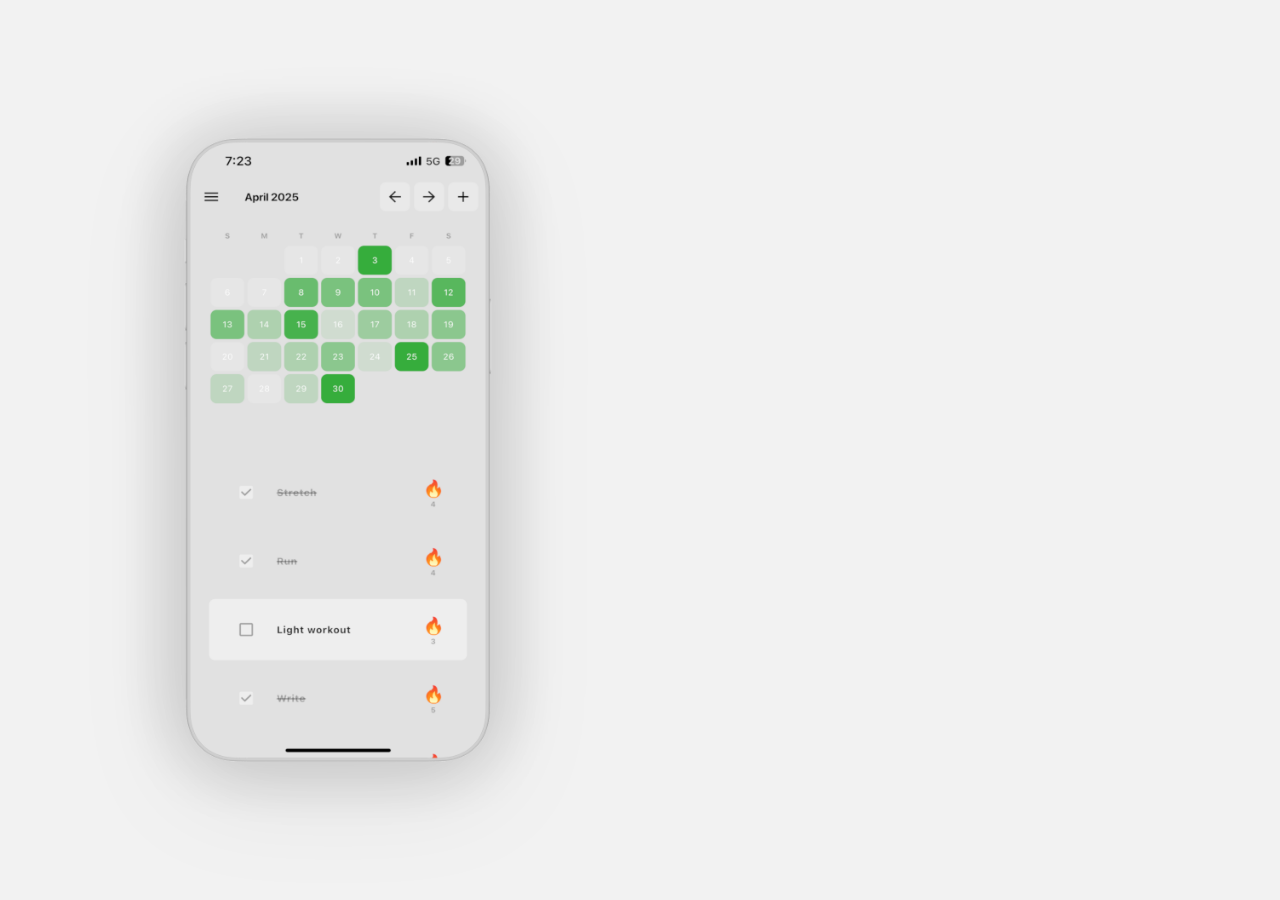
<file: public/index.html>
<!DOCTYPE html>
<html lang="en">

<head>
  <meta charset="UTF-8">
  <meta http-equiv="X-UA-Compatible" content="ie=edge">
  <meta name="author" content="Lakshay Jain">
  <meta name="viewport" content="width=device-width, initial-scale=1.0">
  <title>Find My Bus</title>

  <link rel="stylesheet" href="./css/style.css">

  <link rel="icon" type="image/png" href="/favicon.png">

  <!-- Bebas Neue + Inter -->
  <link rel="preconnect" href="https://fonts.googleapis.com">
  <link rel="preconnect" href="https://fonts.gstatic.com" crossorigin>
  <link href="https://fonts.googleapis.com/css2?family=Bebas+Neue&family=Inter:wght@300;400;500;600;700&display=swap"
    rel="stylesheet">

  <!-- Theme Color for Mobile Browser -->
  <meta name="theme-color" content="#ffffff">

  <!-- SEO Robots -->
  <meta name="robots" content="index, follow">

  <!-- Canonical URL -->
  <link rel="canonical" href="https://find-my-bus-app.web.app/">

  <!-- Primary Meta Tags -->
<meta name="title" content="Find My Bus – Bus Travel Made Easy">
<meta name="description" content="Find My Bus is your smart travel companion to track Punjab buses. Find accurate bus schedules, timings, and route details.">
<meta name="keywords"
    content="find my bus, punjab bus finder , schedule of punjab buses, track my bus, punjab buses, bus finder app, how to track buses in Punjab, find punjab buses, punjab buses timing app, punjab bus route app">

<!-- Open Graph / Facebook -->
 <meta property="og:title" content="FindMyBus - Bus Timings & Contact Info" />
<meta property="og:description" content="Plan your bus journey with ease. View bus schedules, routes, and contact information. Get updates across Punjab Roadways & city routes." />
<meta property="og:type" content="website" />
<meta property="og:url" content="https://find-my-bus-app.web.app/">
<meta property="og:image" content="https://find-my-bus-app.web.app/cover-image.jpg">

<!-- Twitter -->
<meta name="twitter:card" content="summary_large_image">
<meta name="twitter:url" content="https://find-my-bus-app.web.app/">
<meta name="twitter:title" content="Track Punjab Buses – Find My Bus App">
<meta name="twitter:description" content="Check bus schedules, route maps & depot contact info. Ideal for planning your journey." />
<meta name="twitter:image" content="https://find-my-bus-app.web.app/twitter-image.jpg">

  <!-- FAQ Schema -->
  <script type="application/ld+json">
{
  "@context": "https://schema.org",
  "@type": "FAQPage",
  "mainEntity": [
    {
      "@type": "Question",
      "name": "What is Find My Bus?",
      "acceptedAnswer": {
        "@type": "Answer",
        "text": "Find My Bus is a mobile app that helps you find buses between two locations quickly and easily. It’s designed for convenient and real-time route discovery."
      }
    },
    {
      "@type": "Question",
      "name": "How do I use Find My Bus?",
      "acceptedAnswer": {
        "@type": "Answer",
        "text": "Open the app, enter your source and destination cities, and view available bus routes instantly. You can also check crew info and recent searches."
      }
    },
    {
      "@type": "Question",
      "name": "Is Find My Bus free to use?",
      "acceptedAnswer": {
        "@type": "Answer",
        "text": "Yes, Find My Bus is completely free to download and use. There are no hidden charges for using its features."
      }
    },
    {
      "@type": "Question",
      "name": "Does Find My Bus show real-time information?",
      "acceptedAnswer": {
        "@type": "Answer",
        "text": "Currently, Find My Bus helps you discover bus routes and related info. Real-time tracking may be available in upcoming updates."
      }
    },
    {
      "@type": "Question",
      "name": "Where can I download Find My Bus?",
      "acceptedAnswer": {
        "@type": "Answer",
        "text": "You can download Find My Bus from the Google Play Store. Just search for 'Find My Bus' and tap on 'Install'."
      }
    },
    {
      "@type": "Question",
      "name": "Do you help in finding buses and provide book depot contact numbers?",
      "acceptedAnswer": {
        "@type": "Answer",
        "text": "Yes, we help you find the right bus by route, location, or city. We also provide contact numbers of book depots to assist with ticket bookings or inquiries."
      }
    },
    {
      "@type": "Question",
      "name": "Does Find My Bus require an internet connection?",
      "acceptedAnswer": {
        "@type": "Answer",
        "text": "Yes, an internet connection is required to fetch route data and updates in Find My Bus."
      }
    }
  ]
}
</script>

  <!-- Review Schema -->
  <script type="application/ld+json">
{
  "@context": "https://schema.org",
  "@type": "Product",
  "name": "Find My Bus",
  "description": "A simple and intuitive app to find buses between two locations with ease.",
  "image": "https://find-my-bus-app.web.app/assets/findmybus_screenshot.png",
  "brand": {
    "@type": "Brand",
    "name": "Find My Bus"
  },
  "aggregateRating": {
    "@type": "AggregateRating",
    "ratingValue": "4.6",
    "reviewCount": "842"
  },
  "review": [
    {
      "@type": "Review",
      "author": "Ananya Verma",
      "datePublished": "2025-07-10",
      "reviewBody": "Find My Bus is a must-have for daily commuters. Super clean UI and easy to use!",
      "reviewRating": {
        "@type": "Rating",
        "ratingValue": "5"
      }
    },
    {
      "@type": "Review",
      "author": "Rohit Sharma",
      "datePublished": "2025-07-12",
      "reviewBody": "Saved me so much time finding local routes. Love the app!",
      "reviewRating": {
        "@type": "Rating",
        "ratingValue": "4"
      }
    }
  ]
}
</script>

  <!-- Bradcrumb Schema -->

  <script type="application/ld+json">
              {
                "@context": "https://schema.org",
                "@type": "BreadcrumbList",
                "itemListElement": [
                  {
                    "@type": "ListItem",
                    "position": 1,
                    "name": "Home",
                    "item": "https://find-my-bus-app.web.app/"
                  }
                ]
              }
              </script>

</head>

<body>
  <script src="./js/script.js"></script>

  <div class="container">
    <div class="content-wrapper">
      <div class="app-showcase">
        <img src="assests/findmybus_screenshot.png" alt="Find My Bus app UI showing bus tracking and route search interface"
          class="app-demo-img">
      </div>
      <div class="content">
        <div class="logo">
          <svg viewBox="0 0 24 24" fill="none" xmlns="http://www.w3.org/2000/svg">
            <path
              d="M12 2C12 2 19 8 19 14C19 18.4183 15.4183 22 11 22C6.58172 22 3 18.4183 3 14C3 11 5 8 7 6C7 8 8 10 10 10C10 7 11 4 12 2Z"
              fill="currentColor" />
          </svg>
        </div>

        <h1>Find My Bus</h1>
        <p class="subtitle">Bus Travel Made Easy</p>

        <div class="download-buttons">
          <a href="https://apps.apple.com/app/ritualz/id6443862619" class="download-btn app-store"
            aria-label="Download on App Store">
            <svg viewBox="0 0 384 512" fill="currentColor">
              <path
                d="M318.7 268.7c-.2-36.7 16.4-64.4 50-84.8-18.8-26.9-47.2-41.7-84.7-44.6-35.5-2.8-74.3 20.7-88.5 20.7-15 0-49.4-19.7-76.4-19.7C63.3 141.2 4 184.8 4 273.5q0 39.3 14.4 81.2c12.8 36.7 59 126.7 107.2 125.2 25.2-.6 43-17.9 75.8-17.9 31.8 0 48.3 17.9 76.4 17.9 48.6-.7 90.4-82.5 102.6-119.3-65.2-30.7-61.7-90-61.7-91.9zm-56.6-164.2c27.3-32.4 24.8-61.9 24-72.5-24.1 1.4-52 16.4-67.9 34.9-17.5 19.8-27.8 44.3-25.6 71.9 26.1 2 49.9-11.4 69.5-34.3z" />
            </svg>
            <span>App Store</span>
          </a>
          <a href="https://play.google.com/store/apps/details?id=app.mitchkoko.ritualzandroid"
            class="download-btn play-store" aria-label="Get it on Google Play">
            <svg viewBox="0 0 512 512" fill="currentColor">
              <path
                d="M325.3 234.3L104.6 13l280.8 161.2-60.1 60.1zM47 0C34 6.8 25.3 19.2 25.3 35.3v441.3c0 16.1 8.7 28.5 21.7 35.3l256.6-256L47 0zm425.2 225.6l-58.9-34.1-65.7 64.5 65.7 64.5 60.1-34.1c18-14.3 18-46.5-1.2-60.8zM104.6 499l280.8-161.2-60.1-60.1L104.6 499z" />
            </svg>
            <span>Google Play</span>
          </a>
        </div>

        <p class="footer-note">Created by Lakshay Jain</p>
      </div>
    </div>
  </div>
</body>

</html>
</file>
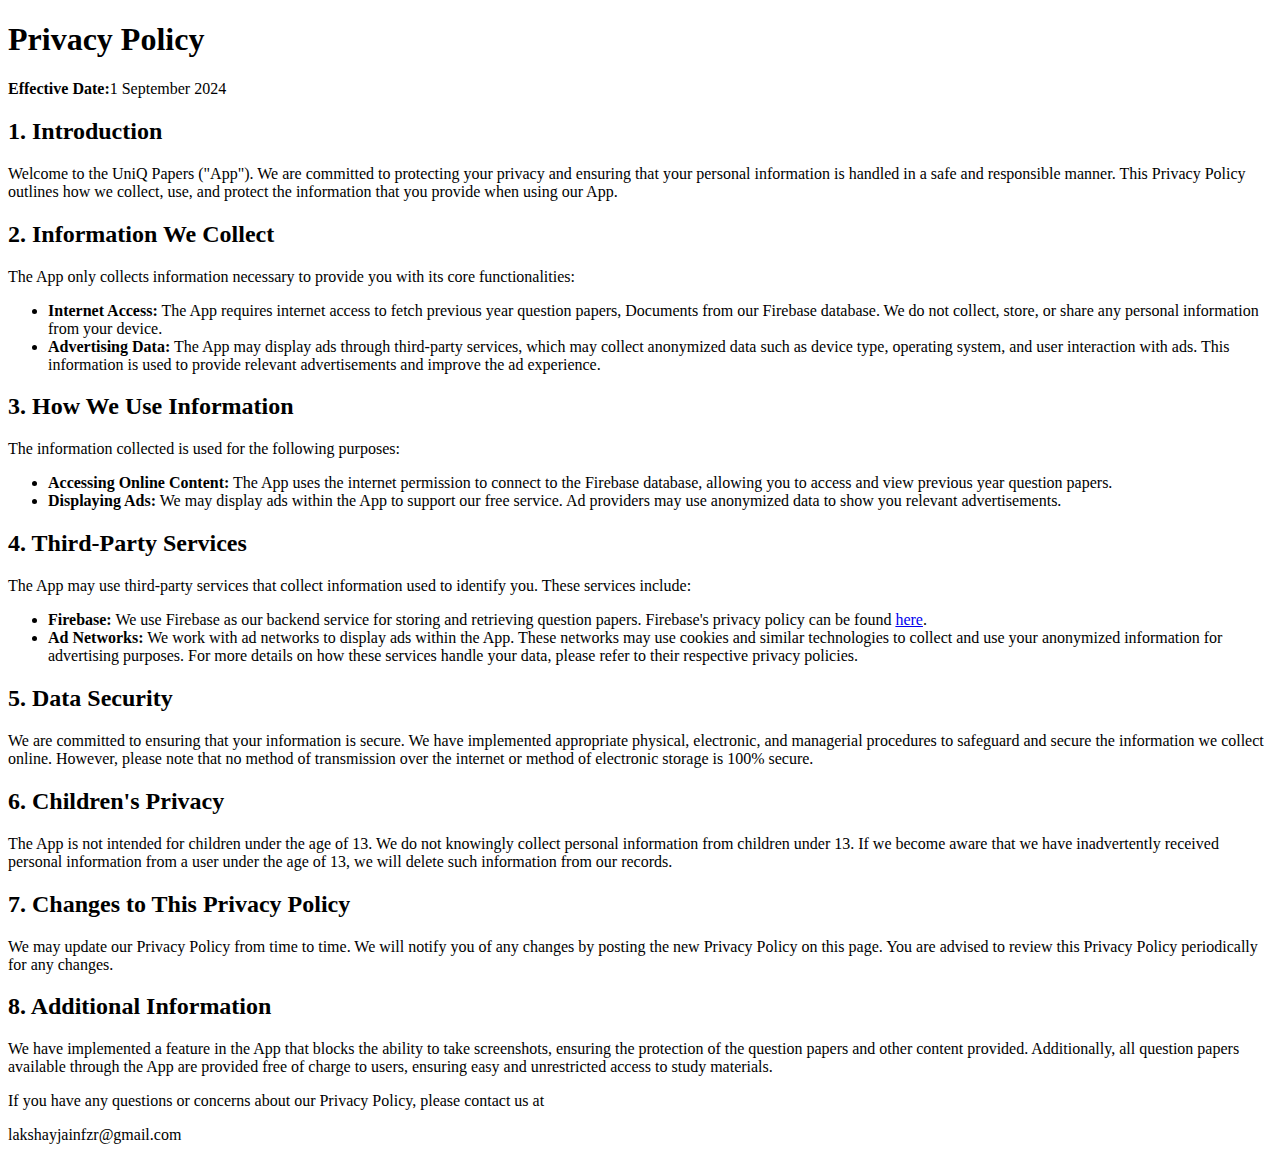
<file: public/about.html>
<!DOCTYPE html>
<html lang="en">

<head>
  <meta charset="UTF-8">
  <meta http-equiv="X-UA-Compatible" content="ie=edge">
  <meta name="author" content="Lakshay Jain">
  <meta name="viewport" content="width=device-width, initial-scale=1.0">
  <title>Find My Bus - About Page</title>

  <link rel="icon" href="./assets/icon.svg" type="image/svg+xml">
  <link rel="preconnect" href="https://fonts.googleapis.com">
  <link rel="preconnect" href="https://fonts.gstatic.com" crossorigin>
  <link href="https://fonts.googleapis.com/css2?family=ADLaM+Display&display=swap" rel="stylesheet">

  <!-- Theme Color for Mobile Browser -->
  <meta name="theme-color" content="#ffffff">

  <!-- SEO Robots -->
  <meta name="robots" content="index, follow">

  <!-- Canonical URL -->
  <link rel="canonical" href="https://find-my-bus-app.web.app/about.html">

  <!-- Primary Meta Tags -->
  <meta name="title" content="Find My Bus – Bus Travel Made Easy">
  <meta name="description"
    content="Find My Bus is your smart travel companion to track Punjab buses. Find accurate bus schedules, timings, and route details.">
  <meta name="keywords"
    content="find my bus, punjab bus finder , schedule of punjab buses, track my bus, punjab buses, bus finder app, how to track buses in Punjab, find punjab buses, punjab buses timing app, punjab bus route app">

  <!-- Open Graph / Facebook -->
  <meta property="og:title" content="FindMyBus - Bus Timings & Contact Info" />
  <meta property="og:description"
    content="Plan your bus journey with ease. View bus schedules, routes, and contact information. Get updates across Punjab Roadways & city routes." />
  <meta property="og:type" content="website" />
  <meta property="og:url" content="https://find-my-bus-app.web.app/about.html">
  <meta property="og:image" content="https://find-my-bus-app.web.app/cover-image.jpg">

  <!-- Twitter -->
  <meta name="twitter:card" content="summary_large_image">
  <meta name="twitter:url" content="https://find-my-bus-app.web.app/about.html">
  <meta name="twitter:title" content="Track Punjab Buses – Find My Bus App">
  <meta name="twitter:description"
    content="Check bus schedules, route maps & depot contact info. Ideal for planning your journey." />
  <meta name="twitter:image" content="https://find-my-bus-app.web.app/twitter-image.jpg">

  <!-- FAQ Schema -->
  <script type="application/ld+json">
{
  "@context": "https://schema.org",
  "@type": "FAQPage",
  "mainEntity": [
    {
      "@type": "Question",
      "name": "What information does Find My Bus collect?",
      "acceptedAnswer": {
        "@type": "Answer",
        "text": "Find My Bus may collect basic usage data such as source and destination selections, recent searches, and device information to improve app performance. We do not collect personal identifying information."
      }
    },
    {
      "@type": "Question",
      "name": "How is my data used?",
      "acceptedAnswer": {
        "@type": "Answer",
        "text": "The data collected is used to enhance app functionality, improve user experience, and fix bugs. We do not sell or share your data with third parties."
      }
    },
    {
      "@type": "Question",
      "name": "Does Find My Bus share my data with third parties?",
      "acceptedAnswer": {
        "@type": "Answer",
        "text": "No, your data is not sold or shared with any third-party companies or services."
      }
    },
    {
      "@type": "Question",
      "name": "Is my location data stored?",
      "acceptedAnswer": {
        "@type": "Answer",
        "text": "Find My Bus may request access to your location to provide nearby bus services, but this data is used only in real-time and not stored on our servers."
      }
    },
    {
      "@type": "Question",
      "name": "How can I contact support regarding privacy concerns?",
      "acceptedAnswer": {
        "@type": "Answer",
        "text": "You can reach us at findmybus.app@gmail.com for any questions or concerns regarding your privacy."
      }
    }
  ]
}
</script>

  <!-- Bradcrumb Schema -->
  <script type="application/ld+json">
{
  "@context": "https://schema.org",
  "@type": "BreadcrumbList",
  "itemListElement": [
    {
      "@type": "ListItem",
      "position": 1,
      "name": "Home",
      "item": "https://find-my-bus-app.web.app/"
    },
    {
      "@type": "ListItem",
      "position": 2,
      "name": "About",
      "item": "https://find-my-bus-app.web.app/about.html"
    }
  ]
}
</script>
</head>

<body>
  <h1>Privacy Policy</h1>
  <p><strong>Effective Date:</strong>1 September 2024</p>

  <h2>1. Introduction</h2>
  <p>Welcome to the UniQ Papers ("App"). We are committed to protecting your privacy and ensuring that your
    personal information is handled in a safe and responsible manner. This Privacy Policy outlines how we collect,
    use, and protect the information that you provide when using our App.</p>

  <h2>2. Information We Collect</h2>
  <p>The App only collects information necessary to provide you with its core functionalities:</p>
  <ul>
    <li><strong>Internet Access:</strong> The App requires internet access to fetch previous year question papers,
      Documents from our Firebase database. We do not collect, store, or share any personal information from your
      device.</li>
    <li><strong>Advertising Data:</strong> The App may display ads through third-party services, which may collect
      anonymized data such as device type, operating system, and user interaction with ads. This information is
      used to provide relevant advertisements and improve the ad experience.</li>
  </ul>

  <h2>3. How We Use Information</h2>
  <p>The information collected is used for the following purposes:</p>
  <ul>
    <li><strong>Accessing Online Content:</strong> The App uses the internet permission to connect to the Firebase
      database, allowing you to access and view previous year question papers.</li>
    <li><strong>Displaying Ads:</strong> We may display ads within the App to support our free service. Ad providers
      may use anonymized data to show you relevant advertisements.</li>
  </ul>

  <h2>4. Third-Party Services</h2>
  <p>The App may use third-party services that collect information used to identify you. These services include:</p>
  <ul>
    <li><strong>Firebase:</strong> We use Firebase as our backend service for storing and retrieving question
      papers. Firebase's privacy policy can be found <a href="https://firebase.google.com/support/privacy"
        target="_blank">here</a>.</li>
    <li><strong>Ad Networks:</strong> We work with ad networks to display ads within the App. These networks may use
      cookies and similar technologies to collect and use your anonymized information for advertising purposes.
      For more details on how these services handle your data, please refer to their respective privacy policies.
    </li>
  </ul>

  <h2>5. Data Security</h2>
  <p>We are committed to ensuring that your information is secure. We have implemented appropriate physical,
    electronic, and managerial procedures to safeguard and secure the information we collect online. However, please
    note that no method of transmission over the internet or method of electronic storage is 100% secure.</p>

  <h2>6. Children's Privacy</h2>
  <p>The App is not intended for children under the age of 13. We do not knowingly collect personal information from
    children under 13. If we become aware that we have inadvertently received personal information from a user under
    the age of 13, we will delete such information from our records.</p>

  <h2>7. Changes to This Privacy Policy</h2>
  <p>We may update our Privacy Policy from time to time. We will notify you of any changes by posting the new Privacy
    Policy on this page. You are advised to review this Privacy Policy periodically for any changes.</p>
  <h2>8. Additional Information</h2>
  <p>We have implemented a feature in the App that blocks the ability to take screenshots, ensuring the protection of
    the question papers and other content provided. Additionally, all question papers available through the App are
    provided free of charge to users, ensuring easy and unrestricted access to study materials.</p>

  <p>If you have any questions or concerns about our Privacy Policy, please contact us at</p>

  <p>lakshayjainfzr@gmail.com</p>
</body>

</html>
</file>
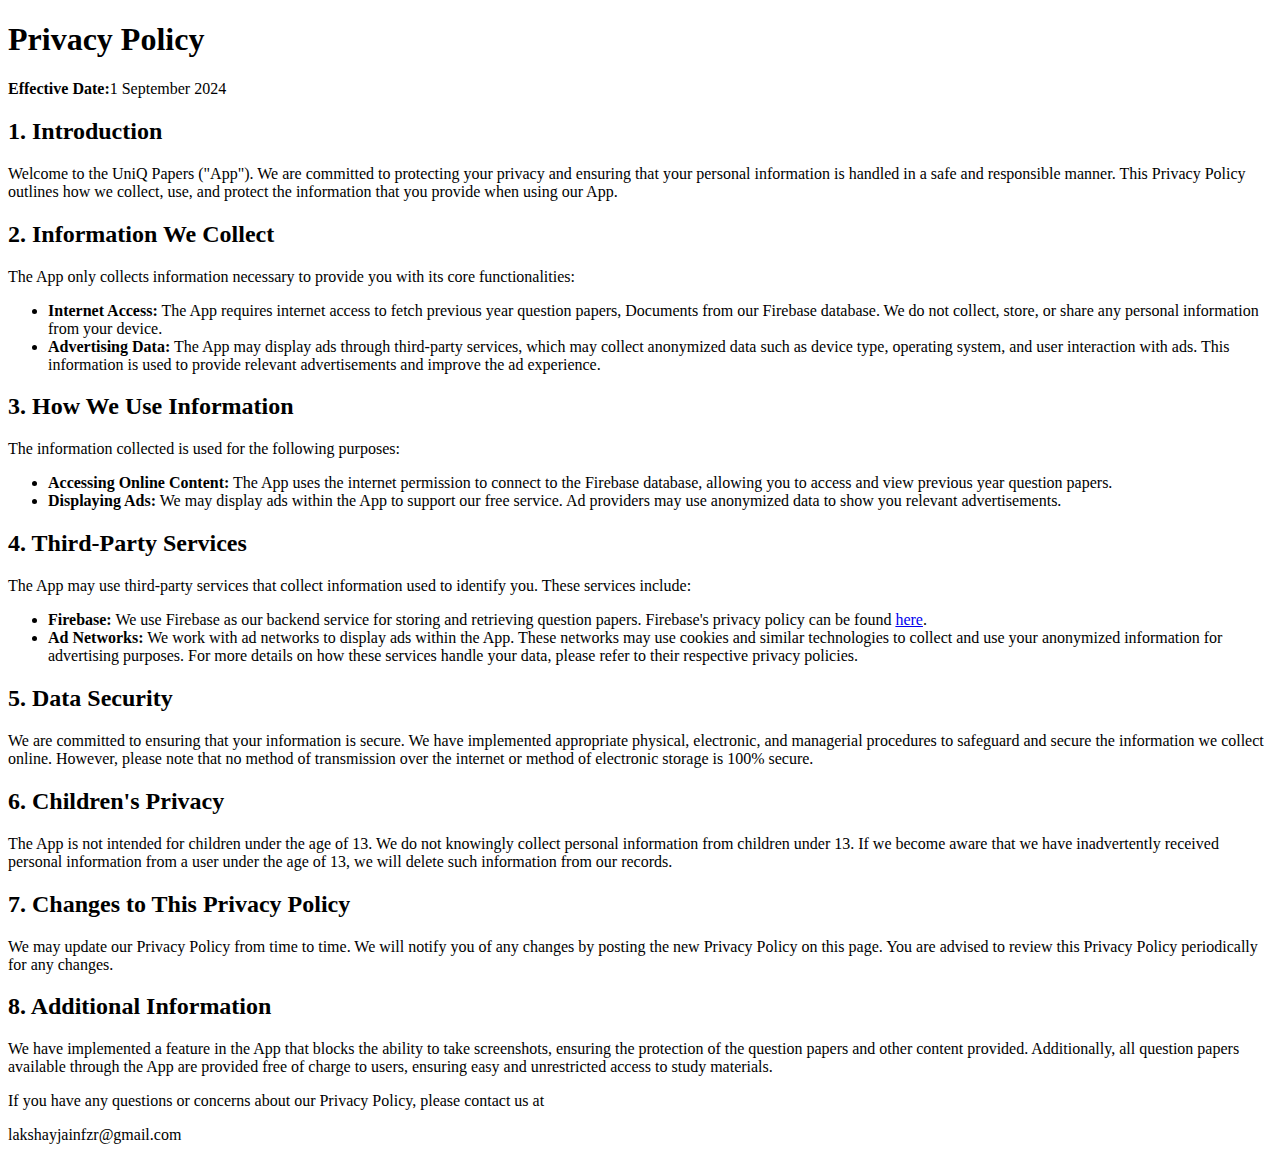
<file: public/privacy-policy.html>
<!DOCTYPE html>
<html lang="en">

<head>
  <meta charset="UTF-8">
  <meta http-equiv="X-UA-Compatible" content="ie=edge">
  <meta name="author" content="Lakshay Jain">
  <meta name="viewport" content="width=device-width, initial-scale=1.0">
  <title>Find My Bus - Privacy Policy</title>

  <link rel="icon" href="./assets/icon.svg" type="image/svg+xml">
  <link rel="preconnect" href="https://fonts.googleapis.com">
  <link rel="preconnect" href="https://fonts.gstatic.com" crossorigin>
  <link href="https://fonts.googleapis.com/css2?family=ADLaM+Display&display=swap" rel="stylesheet">

  <!-- Theme Color for Mobile Browser -->
  <meta name="theme-color" content="#ffffff">

  <!-- SEO Robots -->
  <meta name="robots" content="index, follow">

  <!-- Canonical URL -->
  <link rel="canonical" href="https://find-my-bus-app.web.app/privacy-policy.html">

  

  <!-- FAQ Schema -->
  <script type="application/ld+json">
{
  "@context": "https://schema.org",
  "@type": "FAQPage",
  "mainEntity": [
    {
      "@type": "Question",
      "name": "What information does Find My Bus collect?",
      "acceptedAnswer": {
        "@type": "Answer",
        "text": "Find My Bus may collect basic usage data such as source and destination selections, recent searches, and device information to improve app performance. We do not collect personal identifying information."
      }
    },
    {
      "@type": "Question",
      "name": "How is my data used?",
      "acceptedAnswer": {
        "@type": "Answer",
        "text": "The data collected is used to enhance app functionality, improve user experience, and fix bugs. We do not sell or share your data with third parties."
      }
    },
    {
      "@type": "Question",
      "name": "Does Find My Bus share my data with third parties?",
      "acceptedAnswer": {
        "@type": "Answer",
        "text": "No, your data is not sold or shared with any third-party companies or services."
      }
    },
    {
      "@type": "Question",
      "name": "Is my location data stored?",
      "acceptedAnswer": {
        "@type": "Answer",
        "text": "Find My Bus may request access to your location to provide nearby bus services, but this data is used only in real-time and not stored on our servers."
      }
    },
    {
      "@type": "Question",
      "name": "How can I contact support regarding privacy concerns?",
      "acceptedAnswer": {
        "@type": "Answer",
        "text": "You can reach us at findmybus.app@gmail.com for any questions or concerns regarding your privacy."
      }
    }
  ]
}
</script>

  <!-- Bradcrumb Schema -->
<script type="application/ld+json">
{
  "@context": "https://schema.org",
  "@type": "BreadcrumbList",
  "itemListElement": [
    {
      "@type": "ListItem",
      "position": 1,
      "name": "Home",
      "item": "https://find-my-bus-app.web.app/"
    },
    {
      "@type": "ListItem",
      "position": 2,
      "name": "Privacy Policy",
      "item": "https://find-my-bus-app.web.app/privacy-policy.html"
    }
  ]
}
</script>
</head>

<body>
  <h1>Privacy Policy</h1>
  <p><strong>Effective Date:</strong>1 September 2024</p>

  <h2>1. Introduction</h2>
  <p>Welcome to the UniQ Papers ("App"). We are committed to protecting your privacy and ensuring that your
    personal information is handled in a safe and responsible manner. This Privacy Policy outlines how we collect,
    use, and protect the information that you provide when using our App.</p>

  <h2>2. Information We Collect</h2>
  <p>The App only collects information necessary to provide you with its core functionalities:</p>
  <ul>
    <li><strong>Internet Access:</strong> The App requires internet access to fetch previous year question papers,
      Documents from our Firebase database. We do not collect, store, or share any personal information from your
      device.</li>
    <li><strong>Advertising Data:</strong> The App may display ads through third-party services, which may collect
      anonymized data such as device type, operating system, and user interaction with ads. This information is
      used to provide relevant advertisements and improve the ad experience.</li>
  </ul>

  <h2>3. How We Use Information</h2>
  <p>The information collected is used for the following purposes:</p>
  <ul>
    <li><strong>Accessing Online Content:</strong> The App uses the internet permission to connect to the Firebase
      database, allowing you to access and view previous year question papers.</li>
    <li><strong>Displaying Ads:</strong> We may display ads within the App to support our free service. Ad providers
      may use anonymized data to show you relevant advertisements.</li>
  </ul>

  <h2>4. Third-Party Services</h2>
  <p>The App may use third-party services that collect information used to identify you. These services include:</p>
  <ul>
    <li><strong>Firebase:</strong> We use Firebase as our backend service for storing and retrieving question
      papers. Firebase's privacy policy can be found <a href="https://firebase.google.com/support/privacy"
        target="_blank">here</a>.</li>
    <li><strong>Ad Networks:</strong> We work with ad networks to display ads within the App. These networks may use
      cookies and similar technologies to collect and use your anonymized information for advertising purposes.
      For more details on how these services handle your data, please refer to their respective privacy policies.
    </li>
  </ul>

  <h2>5. Data Security</h2>
  <p>We are committed to ensuring that your information is secure. We have implemented appropriate physical,
    electronic, and managerial procedures to safeguard and secure the information we collect online. However, please
    note that no method of transmission over the internet or method of electronic storage is 100% secure.</p>

  <h2>6. Children's Privacy</h2>
  <p>The App is not intended for children under the age of 13. We do not knowingly collect personal information from
    children under 13. If we become aware that we have inadvertently received personal information from a user under
    the age of 13, we will delete such information from our records.</p>

  <h2>7. Changes to This Privacy Policy</h2>
  <p>We may update our Privacy Policy from time to time. We will notify you of any changes by posting the new Privacy
    Policy on this page. You are advised to review this Privacy Policy periodically for any changes.</p>
  <h2>8. Additional Information</h2>
  <p>We have implemented a feature in the App that blocks the ability to take screenshots, ensuring the protection of
    the question papers and other content provided. Additionally, all question papers available through the App are
    provided free of charge to users, ensuring easy and unrestricted access to study materials.</p>

  <p>If you have any questions or concerns about our Privacy Policy, please contact us at</p>

  <p>lakshayjainfzr@gmail.com</p>
</body>

</html>
</file>
<file: public/css/style.css>
* { margin:0; padding:0; box-sizing:border-box; }

:root {
  --bg: #f2f2f2;
  --text-primary: #0a0a0a;
  --text-tertiary: #9a9a9a;
  --accent: #0a0a0a;
  --white: #ffffff;
}

body {
  font-family: 'Inter', sans-serif;
  background: var(--bg);
  color: var(--text-primary);
  overflow-x: hidden;
  position: relative;
}

.container {
  min-height: 100vh;
  display: flex;
  align-items: center;
  justify-content: center;
  padding: 2rem;
  position: relative;
  z-index: 2;
}

.content-wrapper {
  display: grid;
  grid-template-columns: 1fr 1fr;
  gap: 0.5rem;
  max-width: 1200px;
  width: 100%;
  align-items: center;
}

.app-showcase {
  display: flex;
  justify-content: center;
  align-items: center;
  position: relative;
  animation: fadeIn 0.8s ease-out 0.2s both;
}

.app-showcase::before {
  content: '';
  position: absolute;
  width: 300px; height: 300px;
  background: radial-gradient(circle, rgba(0,0,0,0.03) 0%, transparent 70%);
  border-radius: 50%;
  z-index: -1;
}

.app-demo-img {
  width: 100%;
  max-width: 460px;
  object-fit: contain;
  filter: drop-shadow(0 25px 50px rgba(0,0,0,0.08));
  animation: float 6s ease-in-out infinite;
  transition: all 0.4s cubic-bezier(0.16,1,0.3,1);
}

.app-demo-img:hover {
  transform: translateY(-5px) scale(1.02);
  filter: drop-shadow(0 30px 60px rgba(0,0,0,0.12));
}

.content { animation: fadeIn 0.8s ease-out; }

.logo {
  width: 56px; height: 56px;
  margin-bottom: 3rem;
  opacity: 0;
  animation: fadeInUp 0.6s cubic-bezier(0.16,1,0.3,1) 0.3s forwards;
}

.logo svg {
  width:100%;
  height:100%;
  transition:transform 0.3s ease;
}

.logo:hover svg {
  transform: scale(1.1);
}

@keyframes fadeIn { from {opacity:0} to {opacity:1} }

@keyframes fadeInUp {
  from { opacity:0; transform:translateY(30px) }
  to   { opacity:1; transform:translateY(0)   }
}

@keyframes float {
  0%,100% { transform: translateY(0) }
  50%     { transform: translateY(-10px) }
}

h1 {
  font-family: 'Bebas Neue', sans-serif;
  font-size: clamp(3.5rem, 6vw, 5rem);
  letter-spacing: 0.05em;
  line-height: 1;
  margin-bottom: 1rem;
  opacity: 0;
  animation: fadeInUp 0.6s cubic-bezier(0.16,1,0.3,1) 0.4s forwards;
}

.subtitle {
  font-size: clamp(1.125rem, 2vw, 1.5rem);
  letter-spacing: 0.02em;
  color: var(--text-tertiary);
  margin-bottom: 3rem;
  opacity: 0;
  animation: fadeInUp 0.6s cubic-bezier(0.16,1,0.3,1) 0.6s forwards;
}

.download-buttons {
  display: flex;
  gap: 1rem;
  margin-bottom: 4rem;
  opacity: 0;
  animation: fadeInUp 0.6s cubic-bezier(0.16,1,0.3,1) 0.7s forwards;
}

.download-btn {
  display: inline-flex;
  align-items: center;
  justify-content: center;
  padding: 18px 32px;
  border-radius: 100px;
  text-decoration: none;
  font-weight: 500;
  font-size: 0.9375rem;
  gap: 12px;
  position: relative;
  overflow: hidden;
  transition: all 0.3s cubic-bezier(0.16,1,0.3,1);
}

.download-btn.app-store {
  background: var(--accent);
  color: var(--white);
  border: 2px solid var(--accent);
}

.download-btn.app-store::before {
  content: '';
  position: absolute;
  top:50%; left:50%;
  width:0; height:0;
  border-radius:50%;
  background:rgba(255,255,255,0.1);
  transform:translate(-50%,-50%);
  transition:width 0.6s, height 0.6s;
}

.download-btn.app-store:hover::before {
  width:300px; height:300px;
}

.download-btn.app-store:hover {
  transform: translateY(-3px);
  box-shadow: 0 10px 30px rgba(0,0,0,0.2);
  filter: brightness(1.1);
  border-color: #444;
}

.download-btn.play-store {
  background: transparent;
  color: var(--accent);
  border: 2px solid rgba(10,10,10,0.2);
  backdrop-filter: blur(10px);
}

.download-btn.play-store:hover {
  transform: translateY(-3px);
  box-shadow: 0 10px 30px rgba(0,0,0,0.1);
  border-color: var(--white);
}

.download-btn svg {
  width:20px;
  height:20px;
  z-index:1;
}

.download-btn span {
  z-index:1;
}

.footer-note {
  color: var(--text-tertiary);
  font-size: 0.875rem;
  opacity: 0;
  animation: fadeInUp 0.6s cubic-bezier(0.16,1,0.3,1) 0.8s forwards;
}

@media (max-width: 768px) {
  .content-wrapper {
    grid-template-columns: 1fr;
    gap: 1rem;
    text-align: center;
  }
  .app-showcase { order: 1 }
  .content      { order: 2 }
  .logo { margin: 0 auto 2rem }
  .download-buttons { flex-direction: column; align-items: center }
  .app-demo-img { max-width: 380px }
}

@media (max-width: 480px) {
  .container { padding: 1.5rem }
  h1 { font-size: 3rem; margin-bottom: 0.75rem }
  .subtitle { font-size: 1.25rem; margin-bottom: 1rem }
  .app-demo-img { max-width: 260px }
  .logo { width: 48px; height: 48px }
}
</file>
